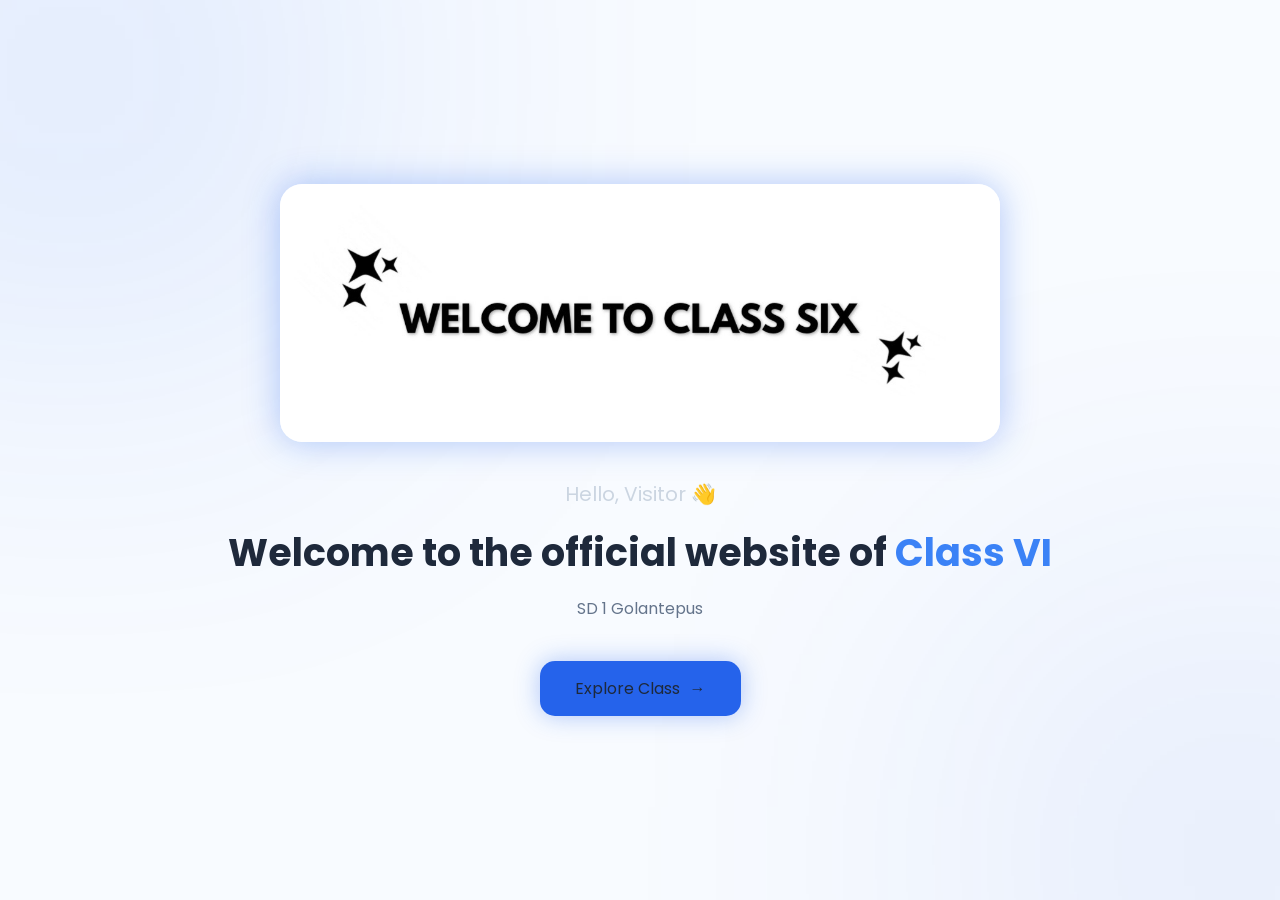
<file: index.html>
<!DOCTYPE html>
<html lang="en"><head>
<meta charset="utf-8"/>
<meta content="width=device-width, initial-scale=1.0" name="viewport"/>
<title>Class Six | SD 1 Golantepus</title>
<link href="https://fonts.googleapis.com" rel="preconnect"/>
<link crossorigin="" href="https://fonts.gstatic.com" rel="preconnect"/>
<link href="https://fonts.googleapis.com/css2?family=Poppins:wght@300;400;500;600;700;800&amp;display=swap" rel="stylesheet"/>

<link href="style.css" rel="stylesheet"/></head>
<body>
<div class="background">
<span class="blur blur1"></span>
<span class="blur blur2"></span>
</div>
<main class="landing">
<div class="hero">
<img alt="Class Six" class="banner" src="banner.jpeg"/>
<p class="hello">
            Hello, Visitor 👋
        </p>
<h2>
            Welcome to the official website of
            <span>Class VI</span>
</h2>
<p class="desc">
            SD 1 Golantepus
        </p>
<a class="button" href="home.html">

            Explore Class

            <span>→</span>
</a>
</div>
</main>

<script src="script.js"></script></body></html>
</file>
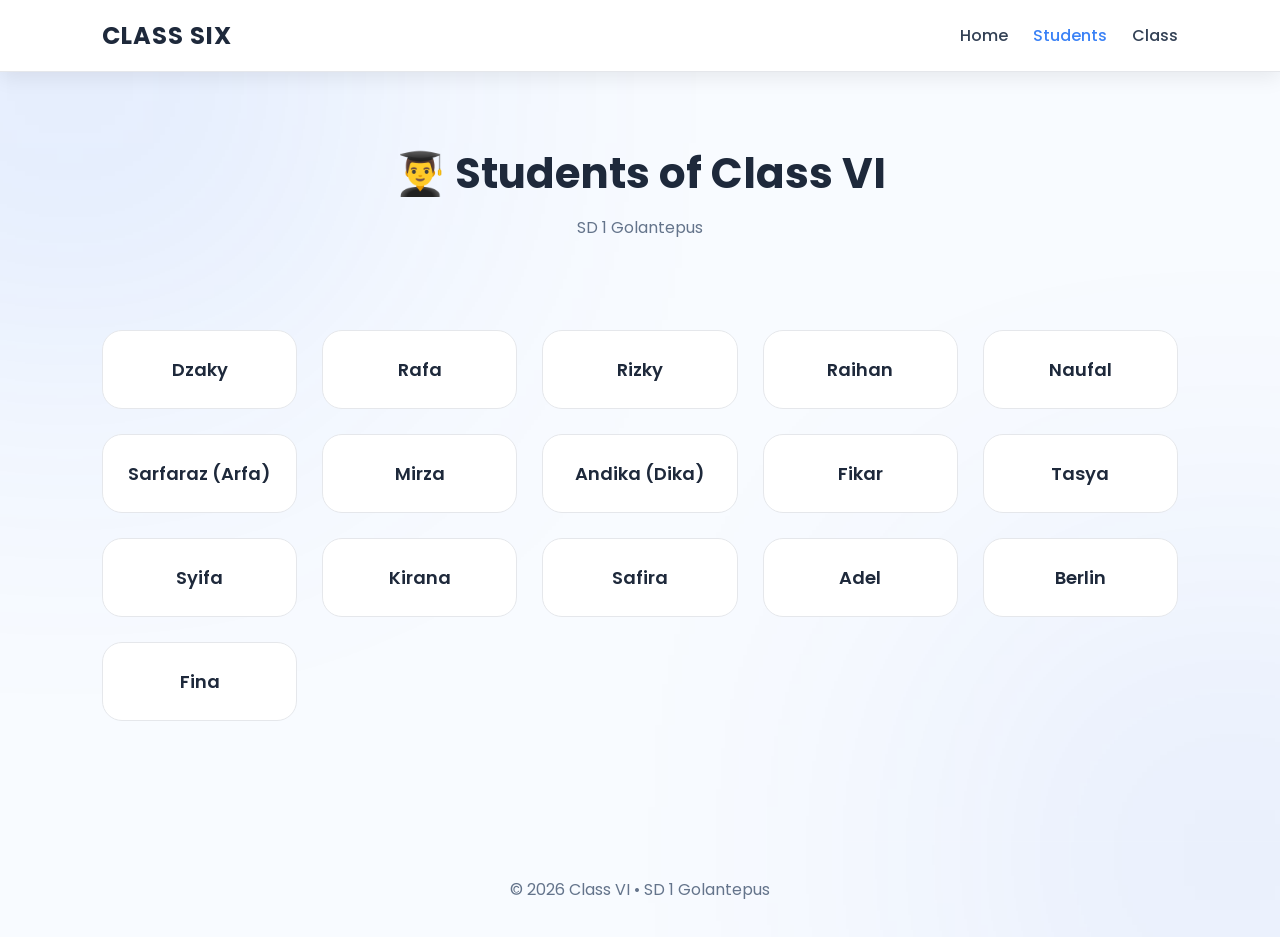
<file: daftar.html>
<!DOCTYPE html>
<html lang="en">
<head>
    <meta charset="UTF-8">
    <meta name="viewport" content="width=device-width, initial-scale=1.0">
    <title>Students | Class Six</title>
    <link rel="preconnect" href="https://fonts.googleapis.com">
    <link rel="preconnect" href="https://fonts.gstatic.com" crossorigin>
    <link href="https://fonts.googleapis.com/css2?family=Poppins:wght@300;400;500;600;700&display=swap" rel="stylesheet">
    <link rel="stylesheet" href="style.css">
</head>
<body>

<header>
    <div class="logo">CLASS SIX</div>
    <nav>
        <a href="home.html">Home</a>
        <a href="daftar.html" class="active">Students</a>
        <a href="class.html">Class</a>
    </nav>
</header>

<section class="page-title">
    <h1>👨‍🎓 Students of Class VI</h1>
    <p>SD 1 Golantepus</p>
</section>

<section class="students">
    <div class="student-card">Dzaky</div>
    <div class="student-card">Rafa</div>
    <div class="student-card">Rizky</div>
    <div class="student-card">Raihan</div>
    <div class="student-card">Naufal</div>
    <div class="student-card">Sarfaraz (Arfa)</div>
    <div class="student-card">Mirza</div>
    <div class="student-card">Andika (Dika)</div>
    <div class="student-card">Fikar</div>
    <div class="student-card">Tasya</div>
    <div class="student-card">Syifa</div>
    <div class="student-card">Kirana</div>
    <div class="student-card">Safira</div>
    <div class="student-card">Adel</div>
    <div class="student-card">Berlin</div>
    <div class="student-card">Fina</div>
</section>

<footer>
    © 2026 Class VI • SD 1 Golantepus
</footer>

<script src="script.js"></script>
</body>
</html>
</file>
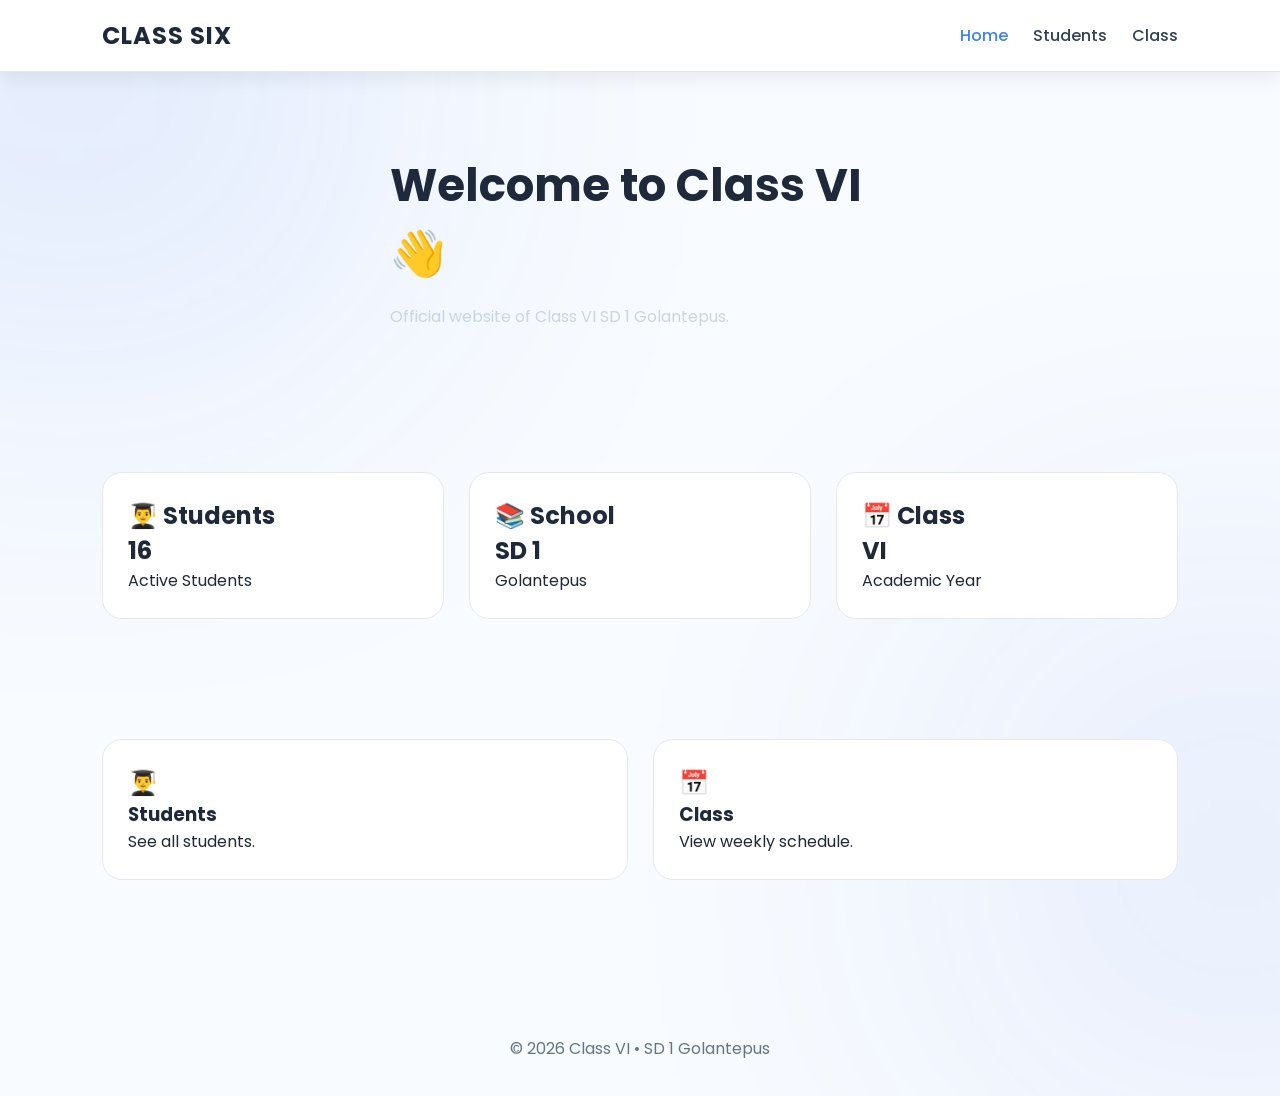
<file: home.html>
<!DOCTYPE html>
<html lang="en">
<head>
<meta charset="UTF-8">
<meta name="viewport" content="width=device-width, initial-scale=1.0">
<title>Home | Class Six</title>

<link rel="preconnect" href="https://fonts.googleapis.com">
<link rel="preconnect" href="https://fonts.gstatic.com" crossorigin>
<link href="https://fonts.googleapis.com/css2?family=Poppins:wght@300;400;500;600;700&display=swap" rel="stylesheet">

<link rel="stylesheet" href="style.css">
</head>
<body>

<header>
    <div class="logo">CLASS SIX</div>

    <nav>
        <a href="home.html" class="active">Home</a>
        <a href="daftar.html">Students</a>
        <a href="class.html">Class</a>
    </nav>
</header>

<section class="hero-home">
    <div class="hero-text">
        <h1>Welcome to Class VI 👋</h1>
        <p>Official website of Class VI SD 1 Golantepus.</p>
    </div>
</section>

<section class="information">
    <div class="card">
        <h2>👨‍🎓 Students</h2>
        <h1>16</h1>
        <p>Active Students</p>
    </div>

    <div class="card">
        <h2>📚 School</h2>
        <h1>SD 1</h1>
        <p>Golantepus</p>
    </div>

    <div class="card">
        <h2>📅 Class</h2>
        <h1>VI</h1>
        <p>Academic Year</p>
    </div>
</section>

<section class="menu">
    <a href="daftar.html" class="menu-card">
        <h2>👨‍🎓</h2>
        <h3>Students</h3>
        <p>See all students.</p>
    </a>

    <a href="class.html" class="menu-card">
        <h2>📅</h2>
        <h3>Class</h3>
        <p>View weekly schedule.</p>
    </a>
</section>

<footer>
© 2026 Class VI • SD 1 Golantepus
</footer>

<script src="script.js"></script>

</body>
</html>
</file>
<file: style.css>
/* ==========================
   CLASS SIX WEBSITE
   Theme : Black & Blue
========================== */

*{
    margin:0;
    padding:0;
    box-sizing:border-box;
    font-family:'Poppins',sans-serif;
}

html{
    scroll-behavior:smooth;
}

body{

    background:#f8fbff;
    color:#1e293b;
    overflow-x:hidden;

}

/* Scrollbar */

::-webkit-scrollbar{
    width:10px;
}

::-webkit-scrollbar-track{
    background:#081120;
}

::-webkit-scrollbar-thumb{

    background:#2563eb;
    border-radius:50px;

}

::-webkit-scrollbar-thumb:hover{

    background:#3b82f6;

}

/* Background Glow */

body::before{

    content:"";

    position:fixed;

    width:500px;
    height:500px;

    background:#2563eb;

    filter:blur(180px);

    opacity:.15;

    top:-180px;
    left:-180px;

    z-index:-2;

}

body::after{

    content:"";

    position:fixed;

    width:450px;
    height:450px;

    background:#1d4ed8;

    filter:blur(180px);

    opacity:.12;

    right:-180px;
    bottom:-180px;

    z-index:-2;

}

/* Navbar */

header{

    position:sticky;

    top:0;

    width:100%;

    display:flex;

    justify-content:space-between;

    align-items:center;

    padding:18px 8%;

    backdrop-filter:blur(20px);

    background:#ffffff;

    border-bottom:1px solid #e5e7eb;
    box-shadow:0 5px 20px rgba(0,0,0,.08);

    z-index:999;

}

.logo,
header h2{

    font-size:24px;

    font-weight:700;

    letter-spacing:1px;

}

nav{

    display:flex;

    gap:25px;

}

nav a{

    color:#334155;

    text-decoration:none;

    transition:.3s;

    font-weight:500;

}

nav a:hover{

    color:#60a5fa;

}

.active{

    color:#3b82f6 !important;

}

/* Landing */

.landing{

    min-height:100vh;

    display:flex;

    justify-content:center;

    align-items:center;

    padding:40px;

}

.hero{

    max-width:900px;

    text-align:center;

    animation:fade 1s ease;

}

.banner{

    width:100%;

    max-width:720px;

    border-radius:22px;

    box-shadow:0 0 35px rgba(37,99,235,.35);

    transition:.4s;

}

.banner:hover{

    transform:scale(1.02);

}

.hello{

    margin-top:30px;

    font-size:20px;

    color:#cbd5e1;

}

.hero h2{

    margin-top:15px;

    font-size:38px;

    font-weight:700;

}

.hero h2 span{

    color:#3b82f6;

}

.desc{

    margin-top:15px;

    color:#64748b;

}

.button{

    display:inline-flex;

    align-items:center;

    gap:10px;

    margin-top:40px;

    padding:15px 35px;

    background:#2563eb;

    color:#1e293b;

    text-decoration:none;

    border-radius:15px;

    transition:.3s;

    box-shadow:0 0 25px rgba(37,99,235,.35);

}

.button:hover{

    background:#3b82f6;

    transform:translateY(-4px);

}

/* Hero Home */

.hero-home{

    display:flex;

    align-items:center;

    justify-content:center;

    gap:60px;

    padding:80px 8%;

    flex-wrap:wrap;

}

.class-photo{

    width:420px;

    border-radius:22px;

    box-shadow:0 0 30px rgba(37,99,235,.3);

}

.hero-text{

    max-width:500px;

}

.hero-text h1{

    font-size:45px;

    margin-bottom:15px;

}

.hero-text p{

    color:#cbd5e1;

    line-height:1.8;

}

/* Cards */

.information,
.menu,
.students,
.schedule{

    padding:60px 8%;

    display:grid;

    gap:25px;

}

.information{

    grid-template-columns:repeat(auto-fit,minmax(220px,1fr));

}

.menu{

    grid-template-columns:repeat(auto-fit,minmax(260px,1fr));

}

.students{

    grid-template-columns:repeat(auto-fit,minmax(180px,1fr));

}

.schedule{

    grid-template-columns:repeat(auto-fit,minmax(300px,1fr));

}

.card,
.menu-card,
.student-card,
.day-card{

    background:#ffffff;

    backdrop-filter:blur(20px);

    border:1px solid #e5e7eb;

    border-radius:20px;

    padding:25px;

    transition:.35s;

}

.card:hover,
.menu-card:hover,
.student-card:hover,
.day-card:hover{

    transform:translateY(-8px);

    border-color:#2563eb;

    box-shadow:0 0 25px rgba(37,99,235,.25);

}

.menu-card{

    text-decoration:none;

    color:#1e293b;

}

.student-card{

    text-align:center;

    font-size:18px;

    font-weight:600;

}

.day-card h2{

    margin-bottom:15px;

}

.day-card ul{

    margin-left:20px;

    line-height:2;

    color:#334155;

}

.day-card span{

    display:inline-block;

    margin-top:20px;

    color:#60a5fa;

    font-weight:600;

}

/* Page Header */

.page-header,
.page-title{

    text-align:center;

    padding:70px 20px 30px;

}

.page-header h1,
.page-title h1{

    font-size:42px;

}

.page-header p,
.page-title p{

    color:#64748b;

    margin-top:10px;

}

/* Footer */

footer{

    padding:35px;

    text-align:center;

    color:#64748b;

    border-top:1px solid rgba(255,255,255,.08);

    margin-top:60px;

}

/* Animation */

@keyframes fade{

    from{

        opacity:0;

        transform:translateY(35px);

    }

    to{

        opacity:1;

        transform:translateY(0);

    }

}

/* Responsive */

@media(max-width:768px){

    header{

        flex-direction:column;

        gap:15px;

        padding:20px;

    }

    nav{

        flex-wrap:wrap;

        justify-content:center;

    }

    .hero h2{

        font-size:28px;

    }

    .hero-text h1{

        font-size:34px;

    }

    .class-photo{

        width:100%;

    }

    .banner{

        width:100%;

    }

    .button{

        width:100%;

        justify-content:center;

    }

}
</file>
